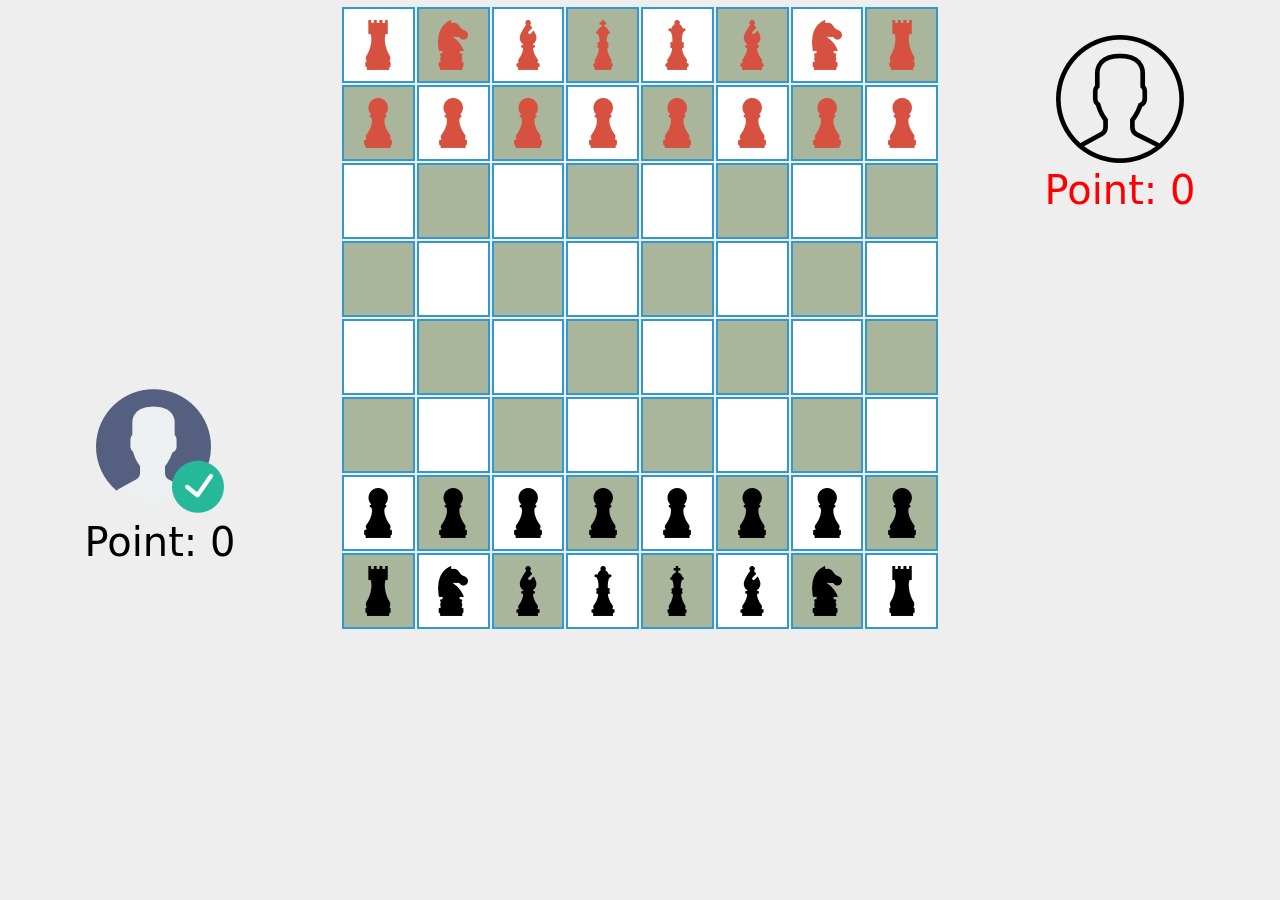
<file: project.html>
<!DOCTYPE html PUBLIC "-//W3C//DTD XHTML 1.0 Transitional//EN" "http://www.w3.org/TR/xhtml1/DTD/xhtml1-transitional.dtd">
<html lang="en">
  <head>
    <meta charset="UTF-8" />
    <meta name="viewport" content="width=\, initial-scale=1.0">
    <title>Chess</title>
    <link rel="icon" href="icon.png"/>
    <link rel="stylesheet" href="project.css" />
    <script>
      let isClick = false,
        isQuanDo = false;
      let Location = "00";
      let PointDo = 0,
        PointDen = 0;
      // Khoi Tao Ban Co
      function KhoiTao() {
        VeBanCoTrangDen();
        DatCo();
        document.getElementById("PointCoDo").innerHTML = "Point: 0";
        document.getElementById("PointCoDen").innerHTML = "Point: 0";
        PointDo = 0;
        PointDen = 0;
        isClick = false;
        isQuanDo = false;
      }
      // Lay Thong Tin Id
      function Click(id) {
        let X = id.charAt(0);
        let Y = id.charAt(1);
        isClick = !isClick;
        if (isClick) {
          if (isCoDo(X, Y) != isQuanDo) {
            isClick = !isClick;
            return;
          }
        }
        if (isClick) {
          let Name = GetName(id);
          Name = Name.substring(0, Name.indexOf("_"));
          Location = id;

          // Xac Dinh Quan Co Nao
          switch (Name) {
            case "Xe":
              Xe(id);
              break;

            case "Ma":
              Ma(id);
              break;

            case "Tuong":
              Tuong(id);
              break;

            case "Hau":
              Hau(id);
              break;

            case "Vua":
              Vua(id);
              break;

            case "Tot":
              Tot(id);
              break;

            default:
              // Khong Co Click Vao Quan Co Nao
              isClick = !isClick;
              break;
          }
        } else {
          let Name = GetName(id);
          Name = Name.substring(0, Name.indexOf("_"));
          if (DiChuyen(Location, id)) {
            if (isQuanDo) {
              PointDo += GetDiem(Name);
              if (isChieuVua(Name) || PointDo == 880) {
                alert("QUÂN ĐỎ ĐÃ CHIẾN THẮNG");
                KhoiTao();
              }
              document.getElementById("PointCoDo").innerHTML =
                "Point: " + PointDo;
            } else {
              PointDen += GetDiem(Name);
              if (isChieuVua(Name) || PointDen == 880) {
                alert("QUÂN ĐEN ĐÃ CHIẾN THẮNG");
                KhoiTao();
              }
              document.getElementById("PointCoDen").innerHTML =
                "Point: " + PointDen;
            }
            isQuanDo = !isQuanDo;
            LuotDi();
          }
          VeBanCoTrangDen();
        }
        for (i = 1; i <= 8; i++) {
          let src = document.getElementById(`i8` + `${i}`).src;
          let Ten = src.substring(src.lastIndexOf("/") + 1, src.length - 4);
          if (Ten == `Tot_Do`) {
            document.getElementById(`i8` + `${i}`).src = "Img/Hau_Do.png";
          }
        }
        for (i = 1; i <= 8; i++) {
          let src = document.getElementById(`i1` + `${i}`).src;
          let Ten = src.substring(src.lastIndexOf("/") + 1, src.length - 4);
          if (Ten == `Tot_Den`) {
            document.getElementById(`i1` + `${i}`).src = "Img/Hau_Den.png";
          }
        }
      }
    </script>
  </head>
  <body onload="KhoiTao()">
    <div id="mainDiv">
      <div id="NguoiChoiCoDen">
        <table id="tblNguoiChoiCoDen">
          <tr>
            <td><img id="iCoDen" src="User_Enb.png" alt="" /></td>
          </tr>
          <tr>
            <td id="PointCoDen">Point: 0</td>
          </tr>
        </table>
      </div>
      <div id="divBanCo">
        <table id="BanCo">
          <tr>
            <td id="11" onclick="Click(this.id)"><img id="i11" /></td>
            <td id="12" onclick="Click(this.id)"><img id="i12" /></td>
            <td id="13" onclick="Click(this.id)"><img id="i13" /></td>
            <td id="14" onclick="Click(this.id)"><img id="i14" /></td>
            <td id="15" onclick="Click(this.id)"><img id="i15" /></td>
            <td id="16" onclick="Click(this.id)"><img id="i16" /></td>
            <td id="17" onclick="Click(this.id)"><img id="i17" /></td>
            <td id="18" onclick="Click(this.id)"><img id="i18" /></td>
          </tr>
          <tr>
            <td id="21" onclick="Click(this.id)"><img id="i21" /></td>
            <td id="22" onclick="Click(this.id)"><img id="i22" /></td>
            <td id="23" onclick="Click(this.id)"><img id="i23" /></td>
            <td id="24" onclick="Click(this.id)"><img id="i24" /></td>
            <td id="25" onclick="Click(this.id)"><img id="i25" /></td>
            <td id="26" onclick="Click(this.id)"><img id="i26" /></td>
            <td id="27" onclick="Click(this.id)"><img id="i27" /></td>
            <td id="28" onclick="Click(this.id)"><img id="i28" /></td>
          </tr>
          <tr>
            <td id="31" onclick="Click(this.id)"><img id="i31" /></td>
            <td id="32" onclick="Click(this.id)"><img id="i32" /></td>
            <td id="33" onclick="Click(this.id)"><img id="i33" /></td>
            <td id="34" onclick="Click(this.id)"><img id="i34" /></td>
            <td id="35" onclick="Click(this.id)"><img id="i35" /></td>
            <td id="36" onclick="Click(this.id)"><img id="i36" /></td>
            <td id="37" onclick="Click(this.id)"><img id="i37" /></td>
            <td id="38" onclick="Click(this.id)"><img id="i38" /></td>
          </tr>
          <tr>
            <td id="41" onclick="Click(this.id)"><img id="i41" /></td>
            <td id="42" onclick="Click(this.id)"><img id="i42" /></td>
            <td id="43" onclick="Click(this.id)"><img id="i43" /></td>
            <td id="44" onclick="Click(this.id)"><img id="i44" /></td>
            <td id="45" onclick="Click(this.id)"><img id="i45" /></td>
            <td id="46" onclick="Click(this.id)"><img id="i46" /></td>
            <td id="47" onclick="Click(this.id)"><img id="i47" /></td>
            <td id="48" onclick="Click(this.id)"><img id="i48" /></td>
          </tr>
          <tr>
            <td id="51" onclick="Click(this.id)"><img id="i51" /></td>
            <td id="52" onclick="Click(this.id)"><img id="i52" /></td>
            <td id="53" onclick="Click(this.id)"><img id="i53" /></td>
            <td id="54" onclick="Click(this.id)"><img id="i54" /></td>
            <td id="55" onclick="Click(this.id)"><img id="i55" /></td>
            <td id="56" onclick="Click(this.id)"><img id="i56" /></td>
            <td id="57" onclick="Click(this.id)"><img id="i57" /></td>
            <td id="58" onclick="Click(this.id)"><img id="i58" /></td>
          </tr>
          <tr>
            <td id="61" onclick="Click(this.id)"><img id="i61" /></td>
            <td id="62" onclick="Click(this.id)"><img id="i62" /></td>
            <td id="63" onclick="Click(this.id)"><img id="i63" /></td>
            <td id="64" onclick="Click(this.id)"><img id="i64" /></td>
            <td id="65" onclick="Click(this.id)"><img id="i65" /></td>
            <td id="66" onclick="Click(this.id)"><img id="i66" /></td>
            <td id="67" onclick="Click(this.id)"><img id="i67" /></td>
            <td id="68" onclick="Click(this.id)"><img id="i68" /></td>
          </tr>
          <tr>
            <td id="71" onclick="Click(this.id)"><img id="i71" /></td>
            <td id="72" onclick="Click(this.id)"><img id="i72" /></td>
            <td id="73" onclick="Click(this.id)"><img id="i73" /></td>
            <td id="74" onclick="Click(this.id)"><img id="i74" /></td>
            <td id="75" onclick="Click(this.id)"><img id="i75" /></td>
            <td id="76" onclick="Click(this.id)"><img id="i76" /></td>
            <td id="77" onclick="Click(this.id)"><img id="i77" /></td>
            <td id="78" onclick="Click(this.id)"><img id="i78" /></td>
          </tr>
          <tr>
            <td id="81" onclick="Click(this.id)"><img id="i81" /></td>
            <td id="82" onclick="Click(this.id)"><img id="i82" /></td>
            <td id="83" onclick="Click(this.id)"><img id="i83" /></td>
            <td id="84" onclick="Click(this.id)"><img id="i84" /></td>
            <td id="85" onclick="Click(this.id)"><img id="i85" /></td>
            <td id="86" onclick="Click(this.id)"><img id="i86" /></td>
            <td id="87" onclick="Click(this.id)"><img id="i87" /></td>
            <td id="88" onclick="Click(this.id)"><img id="i88" /></td>
          </tr>
        </table>
      </div>
      <div id="NguoiChoiCoDo">
        <table id="tblNguoiChoiCoDo">
          <tr>
            <td><img id="iCoDo" src="User_Dis.png" alt="" /></td>
          </tr>
          <tr>
            <td id="PointCoDo">Point: 0</td>
          </tr>
        </table>
      </div>
    </div>
    <script type="text/javascript" src="Tot.js"></script>
    <script type="text/javascript" src="Vua.js"></script>
    <script type="text/javascript" src="Xe.js"></script>
    <script type="text/javascript" src="Tuong.js"></script>
    <script type="text/javascript" src="Ma.js"></script>
    <script type="text/javascript" src="Hau.js"></script>
    <script type="text/javascript" src="khoitao.js"></script>
    <script type="text/javascript" src="sources.js"></script>
    <script type="text/javascript" src="function.js"></script>
  </body>
</html>
</file>
<file: project.css>
body{
	margin:0px;
	padding:0px;
	background-color:#EEEEEE;
}
#mainDiv{
	position: fixed;
	top: 0;
	left: 0;
	bottom: 0;
	right: 0;
}
#NguoiChoiCoDen{
	float: left;
	width: 25%;
	height: 100%;
}
#divBanCo{
	padding-top: 5px;
	float:left;
	width: 50%;
	height: 100%;
}
#BanCo{
	margin:auto;
	height: 600px;
	width: 600px;
	cursor: url(cursor.png) , auto;
}

#BanCo td {
	height: 70px;
	width: 70px;
	border-collapse:collapse;
	border: 2px solid #3399CC;
	-webkit-transition: width 1s, height 1s, background-color 1s, -webkit-transform 1s;
    transition: width 1s, height 1s, background-color 1s, transform 1s;
}

#BanCo td:hover {
  border-collapse: collapse;
  border: 1px solid #FFFF33;
  -webkit-transform: rotate(10deg);
  transform: rotate(10deg);
}
#NguoiChoiCoDo{
	float: left;
	width: 25%;
	height: 100%;
}
img
{
	display: block;
    margin: 0 auto;
}
#tblNguoiChoiCoDen td, #tblNguoiChoiCoDo td{
	margin:auto;
	text-align:center;
	font-family:Segoe, "Segoe UI", "DejaVu Sans", "Trebuchet MS", Verdana, sans-serif;
	font-weight:lighter;
	font-size:40px;
	min-height: 100%;
}
#tblNguoiChoiCoDo{
   	width : 100%;
	margin-left: auto;
	margin-right: auto;
	margin-top: 10%;
}
#tblNguoiChoiCoDen {
 	width : 100%;
	margin-left: auto;
	margin-right: auto;
	margin-top: 120%;
}
#PointCoDo
{
color: #FF0000;
}
</file>
